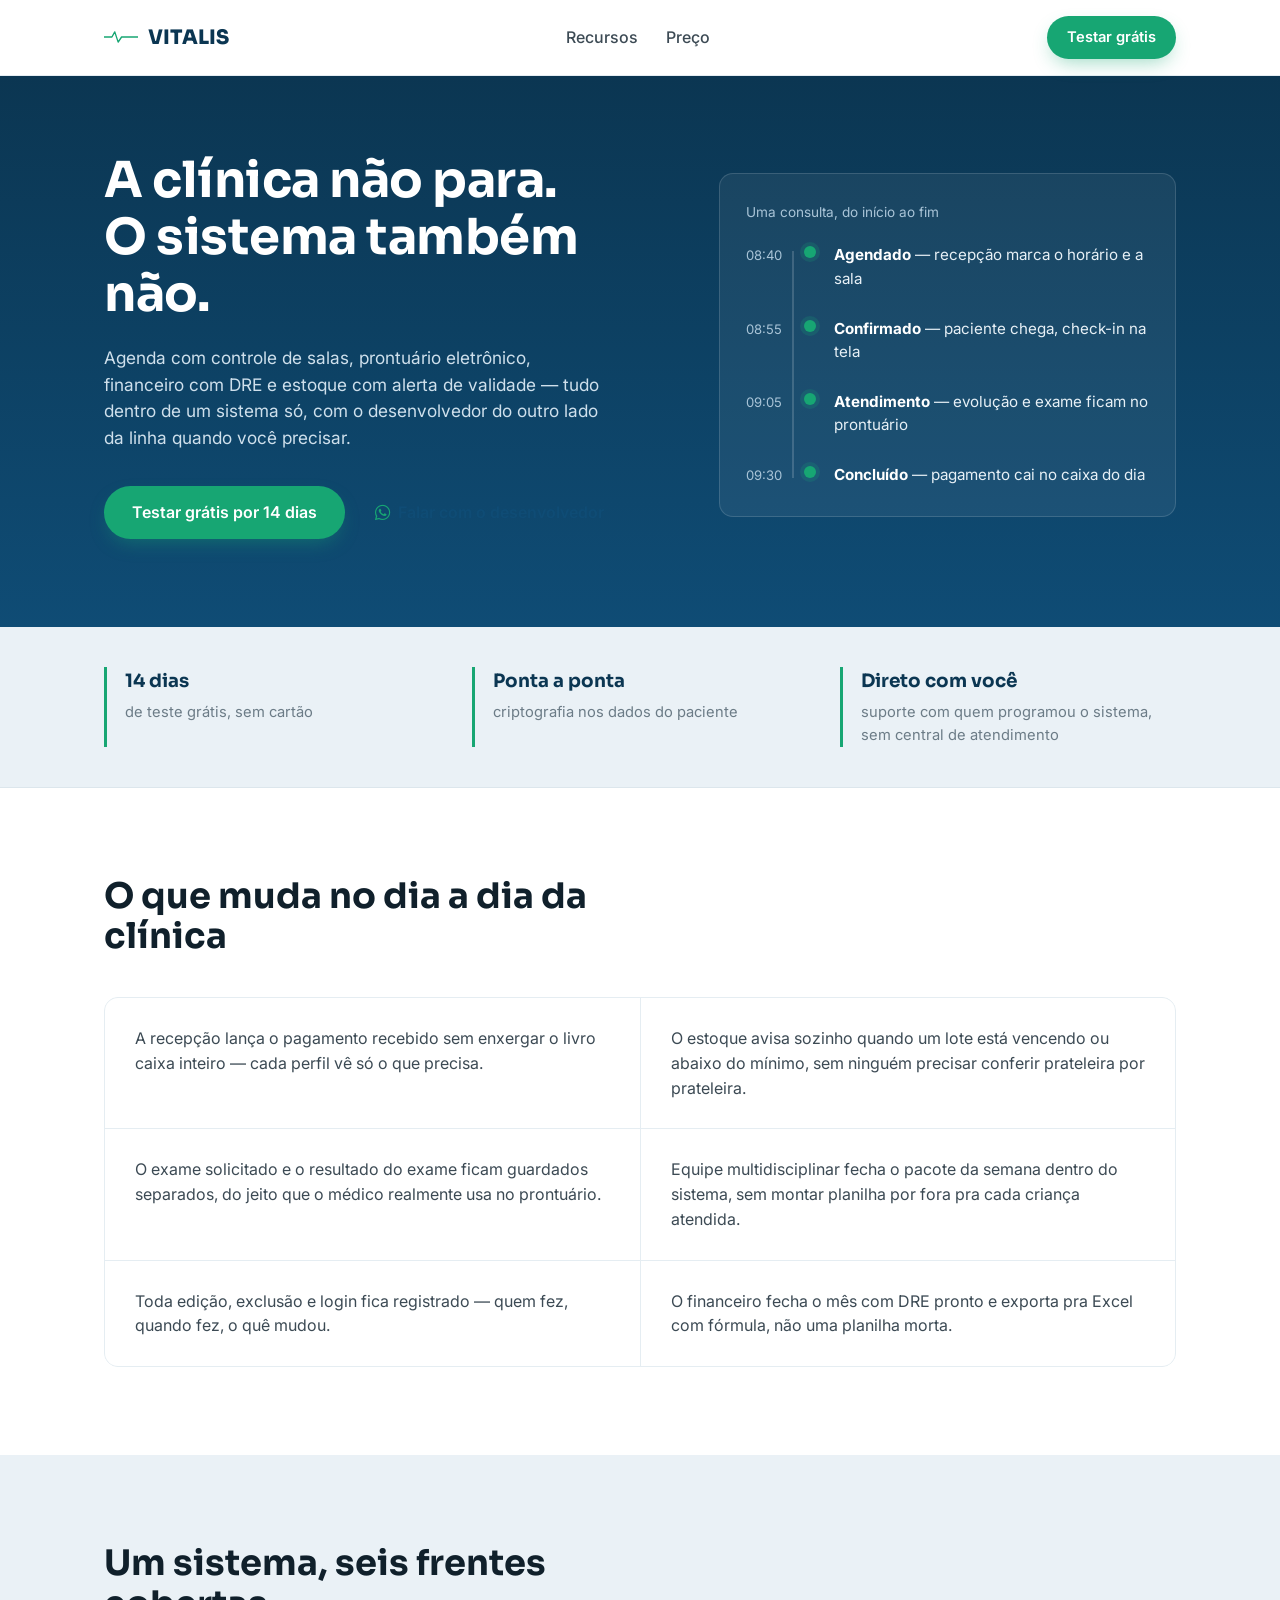
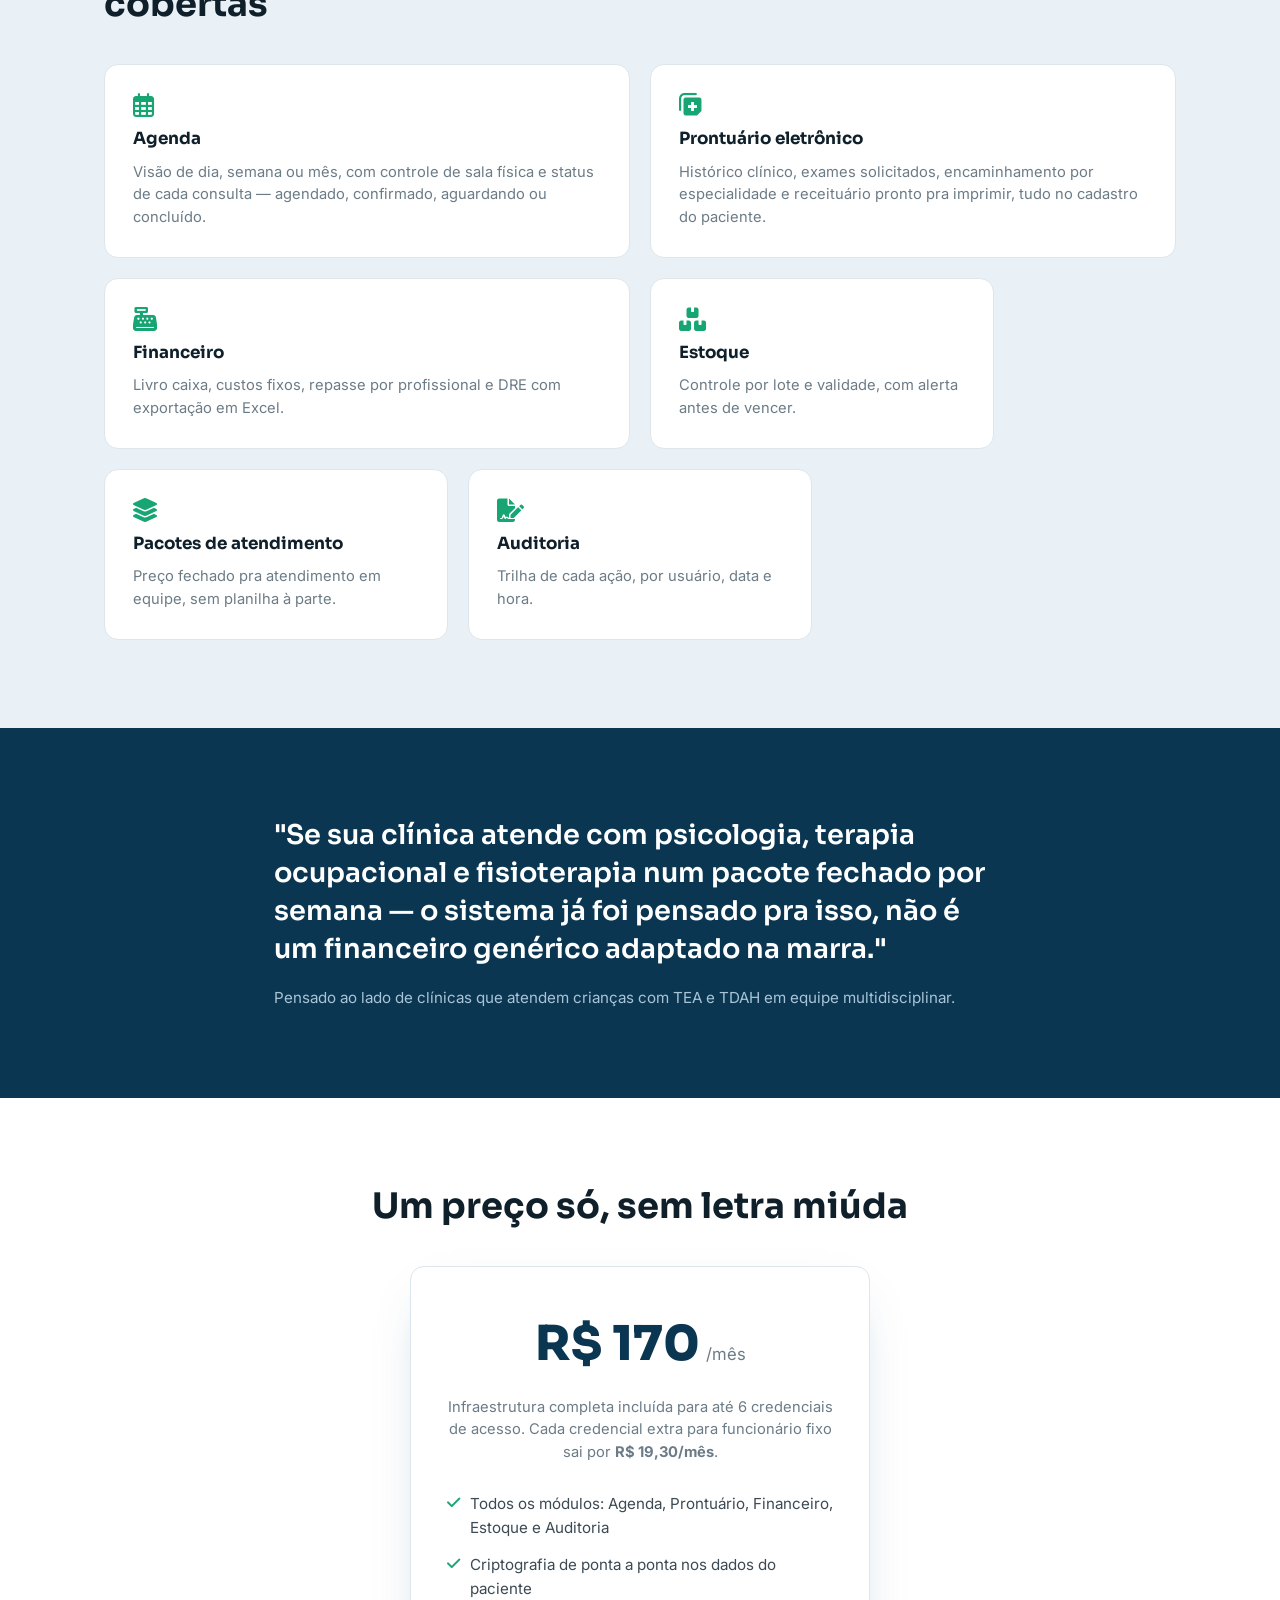
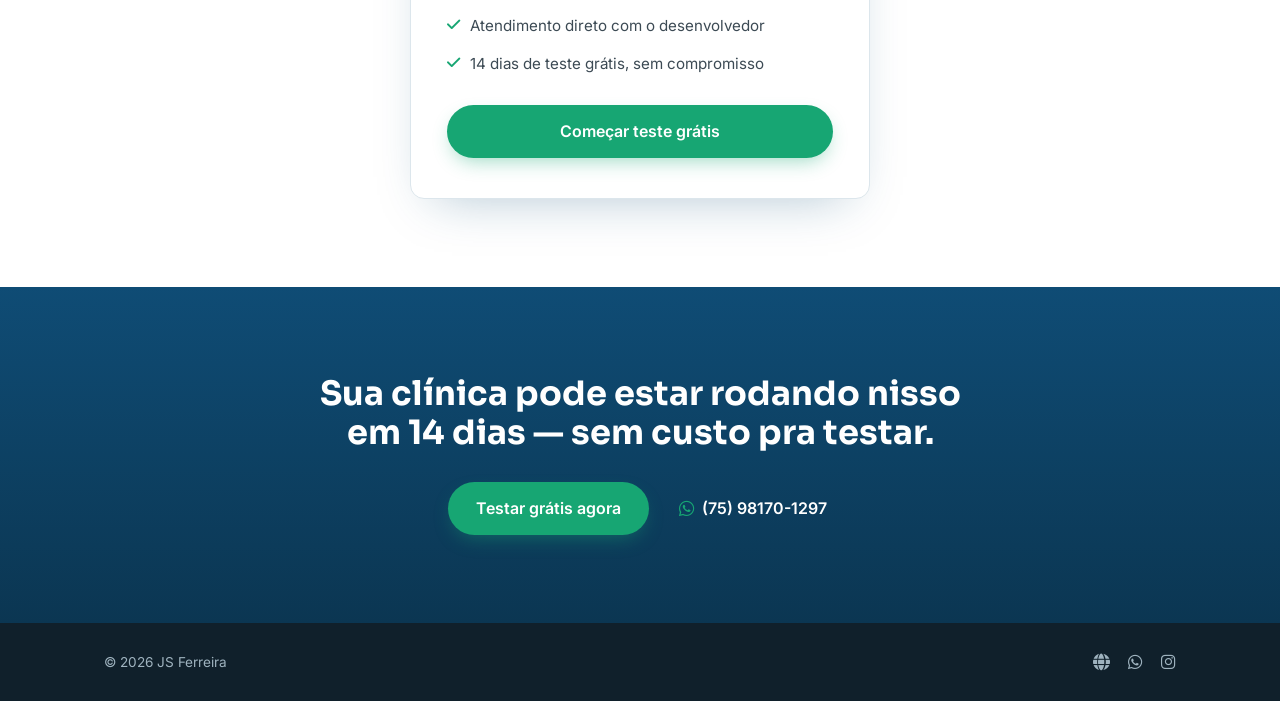
<file: landing/index.html>
<!DOCTYPE html>
<html lang="pt-BR">
<head>
    
<meta charset="UTF-8">
<meta name="viewport" content="width=device-width, initial-scale=1.0">
<title>VITALIS — Sistema de gestão para clínicas</title>
<meta name="description" content="Agenda com controle de salas, prontuário eletrônico, financeiro com DRE e estoque com alerta de validade — tudo num sistema só, com suporte direto de quem o desenvolveu.">
<link rel="preconnect" href="https://fonts.googleapis.com">
<link rel="preconnect" href="https://fonts.gstatic.com" crossorigin>
<link href="https://fonts.googleapis.com/css2?family=Inter:wght@400;500;600&family=Sora:wght@600;700;800&display=swap" rel="stylesheet">
<link href="https://cdnjs.cloudflare.com/ajax/libs/font-awesome/6.0.0/css/all.min.css" rel="stylesheet">
<link rel="stylesheet" href="style-index.css">
</head>
<body>

<!-- ============ NAVEGAÇÃO ============ -->
<header class="nav">
    <div class="nav-inner">
        <a href="#topo" class="logo">
            <svg class="logo-mark" viewBox="0 0 60 24" width="34" height="14" aria-hidden="true">
                <polyline points="0,12 14,12 19,3 25,21 31,12 60,12" />
            </svg>
            VITALIS
        </a>
        <nav class="nav-links">
            <a href="#modulos">Recursos</a>
            <a href="#preco">Preço</a>
        </nav>
        <a href="https://teste.sistemavitalis.com.br" class="btn btn-primary btn-nav">Testar grátis</a>
    </div>
</header>

<main id="topo">

<!-- ============ HERO ============ -->
<section class="hero">
    <div class="hero-inner">
        <div class="hero-copy">
            <h1>A clínica não para.<br>O sistema também não.</h1>
            <p class="hero-sub">Agenda com controle de salas, prontuário eletrônico, financeiro com DRE
            e estoque com alerta de validade — tudo dentro de um sistema só, com o desenvolvedor
            do outro lado da linha quando você precisar.</p>
            <div class="hero-actions">
                <a href="https://teste.sistemavitalis.com.br" class="btn btn-primary">Testar grátis por 14 dias</a>
                <a href="https://wa.me/5575981701297" class="link-whatsapp"><i class="fa-brands fa-whatsapp"></i> Falar com o desenvolvedor</a>
            </div>
        </div>

        <div class="hero-visual" aria-hidden="true">
            <div class="day-strip">
                <div class="day-strip-label">Uma consulta, do início ao fim</div>
                <ol class="day-step-list">
                    <li class="day-step">
                        <span class="day-time">08:40</span>
                        <span class="day-dot"></span>
                        <span class="day-text"><strong>Agendado</strong> — recepção marca o horário e a sala</span>
                    </li>
                    <li class="day-step">
                        <span class="day-time">08:55</span>
                        <span class="day-dot"></span>
                        <span class="day-text"><strong>Confirmado</strong> — paciente chega, check-in na tela</span>
                    </li>
                    <li class="day-step">
                        <span class="day-time">09:05</span>
                        <span class="day-dot"></span>
                        <span class="day-text"><strong>Atendimento</strong> — evolução e exame ficam no prontuário</span>
                    </li>
                    <li class="day-step is-final">
                        <span class="day-time">09:30</span>
                        <span class="day-dot"></span>
                        <span class="day-text"><strong>Concluído</strong> — pagamento cai no caixa do dia</span>
                    </li>
                </ol>
            </div>
        </div>
    </div>
</section>

<!-- ============ BARRA DE CONFIANÇA ============ -->
<section class="trust">
    <div class="trust-inner">
        <div class="trust-item">
            <span class="trust-num">14 dias</span>
            <span class="trust-text">de teste grátis, sem cartão</span>
        </div>
        <div class="trust-item">
            <span class="trust-num">Ponta a ponta</span>
            <span class="trust-text">criptografia nos dados do paciente</span>
        </div>
        <div class="trust-item">
            <span class="trust-num">Direto com você</span>
            <span class="trust-text">suporte com quem programou o sistema, sem central de atendimento</span>
        </div>
    </div>
</section>

<!-- ============ O QUE MUDA ============ -->
<section class="problems">
    <div class="section-inner">
        <h2>O que muda no dia a dia da clínica</h2>
        <div class="problems-grid">
            <div class="problem">
                <p>A recepção lança o pagamento recebido sem enxergar o livro caixa inteiro — cada perfil vê só o que precisa.</p>
            </div>
            <div class="problem">
                <p>O estoque avisa sozinho quando um lote está vencendo ou abaixo do mínimo, sem ninguém precisar conferir prateleira por prateleira.</p>
            </div>
            <div class="problem">
                <p>O exame solicitado e o resultado do exame ficam guardados separados, do jeito que o médico realmente usa no prontuário.</p>
            </div>
            <div class="problem">
                <p>Equipe multidisciplinar fecha o pacote da semana dentro do sistema, sem montar planilha por fora pra cada criança atendida.</p>
            </div>
            <div class="problem">
                <p>Toda edição, exclusão e login fica registrado — quem fez, quando fez, o quê mudou.</p>
            </div>
            <div class="problem">
                <p>O financeiro fecha o mês com DRE pronto e exporta pra Excel com fórmula, não uma planilha morta.</p>
            </div>
        </div>
    </div>
</section>

<!-- ============ MÓDULOS ============ -->
<section class="modules" id="modulos">
    <div class="section-inner">
        <h2>Um sistema, seis frentes cobertas</h2>
        <div class="modules-grid">
            <article class="module module-lg">
                <i class="fa-regular fa-calendar-days"></i>
                <h3>Agenda</h3>
                <p>Visão de dia, semana ou mês, com controle de sala física e status de cada consulta — agendado, confirmado, aguardando ou concluído.</p>
            </article>
            <article class="module module-lg">
                <i class="fa-solid fa-notes-medical"></i>
                <h3>Prontuário eletrônico</h3>
                <p>Histórico clínico, exames solicitados, encaminhamento por especialidade e receituário pronto pra imprimir, tudo no cadastro do paciente.</p>
            </article>
            <article class="module module-md">
                <i class="fa-solid fa-cash-register"></i>
                <h3>Financeiro</h3>
                <p>Livro caixa, custos fixos, repasse por profissional e DRE com exportação em Excel.</p>
            </article>
            <article class="module module-sm">
                <i class="fa-solid fa-boxes-stacked"></i>
                <h3>Estoque</h3>
                <p>Controle por lote e validade, com alerta antes de vencer.</p>
            </article>
            <article class="module module-sm">
                <i class="fa-solid fa-layer-group"></i>
                <h3>Pacotes de atendimento</h3>
                <p>Preço fechado pra atendimento em equipe, sem planilha à parte.</p>
            </article>
            <article class="module module-sm">
                <i class="fa-solid fa-file-signature"></i>
                <h3>Auditoria</h3>
                <p>Trilha de cada ação, por usuário, data e hora.</p>
            </article>
        </div>
    </div>
</section>

<!-- ============ EQUIPE MULTIDISCIPLINAR ============ -->
<section class="highlight">
    <div class="section-inner highlight-inner">
        <p class="highlight-quote">"Se sua clínica atende com psicologia, terapia ocupacional e fisioterapia
        num pacote fechado por semana — o sistema já foi pensado pra isso, não é um financeiro genérico
        adaptado na marra."</p>
        <p class="highlight-context">Pensado ao lado de clínicas que atendem crianças com TEA e TDAH em equipe multidisciplinar.</p>
    </div>
</section>

<!-- ============ PREÇO ============ -->
<section class="pricing" id="preco">
    <div class="section-inner">
        <h2>Um preço só, sem letra miúda</h2>
        <div class="price-card">
            <div class="price-main">
                <span class="price-value">R$ 170</span>
                <span class="price-period">/mês</span>
            </div>
            <p class="price-note">Infraestrutura completa incluída para até 6 credenciais de acesso. Cada credencial extra para funcionário fixo sai por <strong>R$ 19,30/mês</strong>.</p>
            <ul class="price-list">
                <li><i class="fa-solid fa-check"></i> Todos os módulos: Agenda, Prontuário, Financeiro, Estoque e Auditoria</li>
                <li><i class="fa-solid fa-check"></i> Criptografia de ponta a ponta nos dados do paciente</li>
                <li><i class="fa-solid fa-check"></i> Atendimento direto com o desenvolvedor</li>
                <li><i class="fa-solid fa-check"></i> 14 dias de teste grátis, sem compromisso</li>
            </ul>
            <a href="https://teste.sistemavitalis.com.br" class="btn btn-primary btn-block">Começar teste grátis</a>
        </div>
    </div>
</section>

<!-- ============ CTA FINAL ============ -->
<section class="final-cta">
    <div class="section-inner final-cta-inner">
        <h2>Sua clínica pode estar rodando nisso em 14 dias — sem custo pra testar.</h2>
        <div class="hero-actions final-actions">
            <a href="https://teste.sistemavitalis.com.br" class="btn btn-primary">Testar grátis agora</a>
            <a href="https://wa.me/5575981701297" class="link-whatsapp light"><i class="fa-brands fa-whatsapp"></i> (75) 98170-1297</a>
        </div>
    </div>
</section>

</main>

<!-- ============ RODAPÉ ============ -->
<footer class="site-footer">
    <div class="footer-inner">
        <span id="footer-ano-atual-txt">© 2026 JS Ferreira</span>
        <div class="footer-links">
            <a href="https://www.jsferreira.com.br/" target="_blank" rel="noopener" title="Site oficial"><i class="fa-solid fa-globe"></i></a>
            <a href="https://wa.me/5575981701297" target="_blank" rel="noopener" title="(75) 98170-1297"><i class="fa-brands fa-whatsapp"></i></a>
            <a href="https://www.instagram.com/js.ferreira_mei/" target="_blank" rel="noopener" title="Instagram"><i class="fa-brands fa-instagram"></i></a>
        </div>
    </div>
</footer>

<script>
    document.getElementById('footer-ano-atual-txt').textContent = '© ' + new Date().getFullYear() + ' JS Ferreira';
</script>
</body>
</html>
</file>
<file: landing/style-index.css>
/* =========================================================
   VITALIS — página de vendas
   Paleta estendida a partir da identidade do sistema (azul
   corporativo profundo #0F4C75 + verde de destaque #17A673),
   com um tom de tinta mais escuro pra seção de destaque e um
   neutro frio (não creme) pras superfícies claras.
   ========================================================= */
:root {
    --navy-deep: #0B3652;
    --navy: #0F4C75;
    --sky: #3282B8;
    --mist: #EAF1F6;
    --ink: #10202B;
    --mint: #17A673;
    --text-body: #3C4A54;
    --text-soft: #6C7C87;
    --white: #FFFFFF;

    --font-display: 'Sora', 'Segoe UI', sans-serif;
    --font-body: 'Inter', 'Segoe UI', sans-serif;

    --radius: 14px;
    --container: 1120px;
}

* { box-sizing: border-box; }

html {
    scroll-behavior: smooth;
    scroll-padding-top: 90px;
}

body {
    margin: 0;
    font-family: var(--font-body);
    color: var(--text-body);
    background: var(--white);
    line-height: 1.55;
    -webkit-font-smoothing: antialiased;
}

h1, h2, h3 {
    font-family: var(--font-display);
    color: var(--ink);
    margin: 0;
    line-height: 1.15;
}

p { margin: 0; }

a { color: inherit; text-decoration: none; }

.section-inner {
    max-width: var(--container);
    margin: 0 auto;
    padding: 88px 24px;
}

/* ---------- BOTÕES ---------- */
.btn {
    display: inline-flex;
    align-items: center;
    justify-content: center;
    padding: 14px 28px;
    border-radius: 999px;
    font-weight: 600;
    font-size: 1rem;
    white-space: nowrap;
    transition: transform 0.15s ease, box-shadow 0.15s ease;
}

.btn-primary {
    background: var(--mint);
    color: var(--white);
    box-shadow: 0 8px 20px -6px rgba(23, 166, 115, 0.45);
}

.btn-primary:hover { transform: translateY(-2px); box-shadow: 0 12px 24px -6px rgba(23, 166, 115, 0.5); }

.btn-block { width: 100%; }

.link-whatsapp {
    display: inline-flex;
    align-items: center;
    gap: 8px;
    font-weight: 600;
    color: var(--navy);
    padding: 14px 6px;
}

.link-whatsapp.light { color: var(--white); }
.link-whatsapp i { color: var(--mint); font-size: 1.1rem; }

/* ---------- NAV ---------- */
.nav {
    position: sticky;
    top: 0;
    z-index: 20;
    background: rgba(255, 255, 255, 0.92);
    backdrop-filter: blur(8px);
    border-bottom: 1px solid #E5EDF2;
}

.nav-inner {
    max-width: var(--container);
    margin: 0 auto;
    padding: 16px 24px;
    display: flex;
    align-items: center;
    justify-content: space-between;
    gap: 16px;
}

.logo {
    display: flex;
    align-items: center;
    gap: 10px;
    font-family: var(--font-display);
    font-weight: 800;
    font-size: 1.25rem;
    color: var(--navy-deep);
    flex-shrink: 0;
}

.logo-mark polyline {
    fill: none;
    stroke: var(--mint);
    stroke-width: 2.4;
    stroke-linecap: round;
    stroke-linejoin: round;
}

.nav-links {
    display: flex;
    gap: 28px;
    font-weight: 500;
    color: var(--text-body);
}

.nav-links a:hover { color: var(--navy); }

.btn-nav { padding: 10px 20px; font-size: 0.92rem; }

/* ---------- HERO ---------- */
.hero {
    background: linear-gradient(180deg, var(--navy-deep) 0%, var(--navy) 100%);
    color: var(--white);
    overflow: hidden;
}

.hero-inner {
    max-width: var(--container);
    margin: 0 auto;
    padding: 76px 24px 88px;
    display: grid;
    grid-template-columns: 1.1fr 0.9fr;
    gap: 56px;
    align-items: center;
}

.hero h1 {
    color: var(--white);
    font-size: clamp(2rem, 4.2vw, 3.1rem);
    letter-spacing: -0.01em;
}

.hero-sub {
    margin-top: 22px;
    max-width: 46ch;
    font-size: 1.08rem;
    color: #CFE0EC;
}

.hero-actions {
    margin-top: 34px;
    display: flex;
    flex-wrap: wrap;
    align-items: center;
    gap: 8px 24px;
}

/* Cartão do "dia da consulta" - único elemento de destaque visual da
   página, com a sequência real de status já usada no sistema */
.day-strip {
    background: rgba(255, 255, 255, 0.06);
    border: 1px solid rgba(255, 255, 255, 0.14);
    border-radius: var(--radius);
    padding: 28px 26px 30px;
}

.day-strip-label {
    font-size: 0.85rem;
    color: #A9C4D7;
    margin-bottom: 20px;
}

.day-step-list {
    list-style: none;
    margin: 0;
    padding: 0;
    position: relative;
}

.day-step-list::before {
    content: '';
    position: absolute;
    left: 46px;
    top: 8px;
    bottom: 8px;
    width: 2px;
    background: rgba(255, 255, 255, 0.16);
}

.day-step {
    position: relative;
    display: grid;
    grid-template-columns: 40px 20px 1fr;
    align-items: start;
    gap: 14px;
    padding-bottom: 26px;
}

.day-step.is-final { padding-bottom: 0; }

.day-time {
    font-size: 0.82rem;
    color: #A9C4D7;
    padding-top: 2px;
}

.day-dot {
    width: 12px;
    height: 12px;
    border-radius: 50%;
    background: var(--mint);
    margin: 3px auto 0;
    box-shadow: 0 0 0 4px rgba(23, 166, 115, 0.2);
}

.day-text {
    font-size: 0.95rem;
    color: #E7F0F6;
}

.day-text strong { color: var(--white); }

/* ---------- BARRA DE CONFIANÇA ---------- */
.trust {
    background: var(--mist);
    border-bottom: 1px solid #DCE6EC;
}

.trust-inner {
    max-width: var(--container);
    margin: 0 auto;
    padding: 40px 24px;
    display: grid;
    grid-template-columns: repeat(3, 1fr);
    gap: 32px;
}

.trust-item {
    display: flex;
    flex-direction: column;
    gap: 6px;
    padding-left: 18px;
    border-left: 3px solid var(--mint);
}

.trust-num {
    font-family: var(--font-display);
    font-weight: 700;
    font-size: 1.15rem;
    color: var(--navy-deep);
}

.trust-text {
    font-size: 0.92rem;
    color: var(--text-soft);
}

/* ---------- O QUE MUDA ---------- */
.problems h2 {
    font-size: clamp(1.6rem, 3vw, 2.2rem);
    max-width: 20ch;
}

.problems-grid {
    margin-top: 40px;
    display: grid;
    grid-template-columns: repeat(2, 1fr);
    gap: 1px;
    background: #E5EDF2;
    border: 1px solid #E5EDF2;
    border-radius: var(--radius);
    overflow: hidden;
}

.problem {
    background: var(--white);
    padding: 28px 30px;
}

.problem p {
    font-size: 1rem;
    color: var(--text-body);
}

/* ---------- MÓDULOS ---------- */
.modules { background: var(--mist); }

.modules h2 {
    font-size: clamp(1.6rem, 3vw, 2.2rem);
    max-width: 20ch;
}

.modules-grid {
    margin-top: 40px;
    display: grid;
    grid-template-columns: repeat(6, 1fr);
    gap: 20px;
}

.module {
    background: var(--white);
    border: 1px solid #DCE6EC;
    border-radius: var(--radius);
    padding: 28px;
    display: flex;
    flex-direction: column;
    gap: 12px;
}

.module i {
    font-size: 1.5rem;
    color: var(--mint);
}

.module h3 {
    font-size: 1.05rem;
}

.module p {
    font-size: 0.92rem;
    color: var(--text-soft);
}

.module-lg { grid-column: span 3; }
.module-md { grid-column: span 3; }
.module-sm { grid-column: span 2; }

/* ---------- DESTAQUE EQUIPE MULTIDISCIPLINAR ---------- */
.highlight {
    background: var(--navy-deep);
    color: var(--white);
}

.highlight-inner {
    max-width: 780px;
    text-align: left;
}

.highlight-quote {
    font-family: var(--font-display);
    font-weight: 600;
    font-size: clamp(1.3rem, 2.6vw, 1.7rem);
    line-height: 1.4;
    color: var(--white);
}

.highlight-context {
    margin-top: 18px;
    color: #A9C4D7;
    font-size: 0.95rem;
}

/* ---------- PREÇO ---------- */
.pricing h2 {
    text-align: center;
    font-size: clamp(1.6rem, 3vw, 2.2rem);
}

.price-card {
    margin: 40px auto 0;
    max-width: 460px;
    background: var(--white);
    border: 1px solid #DCE6EC;
    border-radius: var(--radius);
    padding: 40px 36px;
    box-shadow: 0 20px 50px -24px rgba(15, 76, 117, 0.35);
}

.price-main {
    display: flex;
    align-items: baseline;
    gap: 6px;
    justify-content: center;
}

.price-value {
    font-family: var(--font-display);
    font-weight: 800;
    font-size: 3rem;
    color: var(--navy-deep);
}

.price-period {
    font-size: 1.05rem;
    color: var(--text-soft);
}

.price-note {
    margin-top: 14px;
    text-align: center;
    font-size: 0.92rem;
    color: var(--text-soft);
}

.price-list {
    list-style: none;
    margin: 28px 0 0;
    padding: 0;
    display: flex;
    flex-direction: column;
    gap: 14px;
}

.price-list li {
    display: flex;
    align-items: flex-start;
    gap: 10px;
    font-size: 0.95rem;
    color: var(--text-body);
}

.price-list i {
    color: var(--mint);
    margin-top: 3px;
}

.price-card .btn { margin-top: 30px; }

/* ---------- CTA FINAL ---------- */
.final-cta {
    background: linear-gradient(180deg, var(--navy) 0%, var(--navy-deep) 100%);
    color: var(--white);
}

.final-cta-inner { text-align: center; }

.final-cta h2 {
    color: var(--white);
    font-size: clamp(1.5rem, 3.2vw, 2.1rem);
    max-width: 26ch;
    margin: 0 auto;
}

.final-actions { justify-content: center; margin-top: 30px; }

/* ---------- RODAPÉ ---------- */
.site-footer {
    background: var(--ink);
    color: #9FB3BF;
}

.footer-inner {
    max-width: var(--container);
    margin: 0 auto;
    padding: 26px 24px;
    display: flex;
    align-items: center;
    justify-content: space-between;
    gap: 16px;
    font-size: 0.85rem;
}

.footer-links {
    display: flex;
    gap: 18px;
    font-size: 1.05rem;
}

.footer-links a:hover { color: var(--white); }

/* =========================================================
   RESPONSIVO
   ========================================================= */
@media (max-width: 900px) {
    .hero-inner { grid-template-columns: 1fr; gap: 40px; }
    .modules-grid { grid-template-columns: repeat(2, 1fr); }
    .module-lg, .module-md, .module-sm { grid-column: span 1; }
    .problems-grid { grid-template-columns: 1fr; }
}

@media (max-width: 768px) {
    .nav-links { display: none; }
    .trust-inner { grid-template-columns: 1fr; gap: 22px; }
    .section-inner { padding: 64px 20px; }
    body { overflow-x: hidden; }
}

@media (max-width: 480px) {
    .hero-inner { padding: 48px 20px 56px; }
    .hero-actions, .final-actions { flex-direction: column; align-items: stretch; }
    .hero-actions .btn, .final-actions .btn { width: 100%; text-align: center; }
    .price-card { padding: 30px 22px; }
    .footer-inner { flex-direction: column; text-align: center; }
}
</file>
